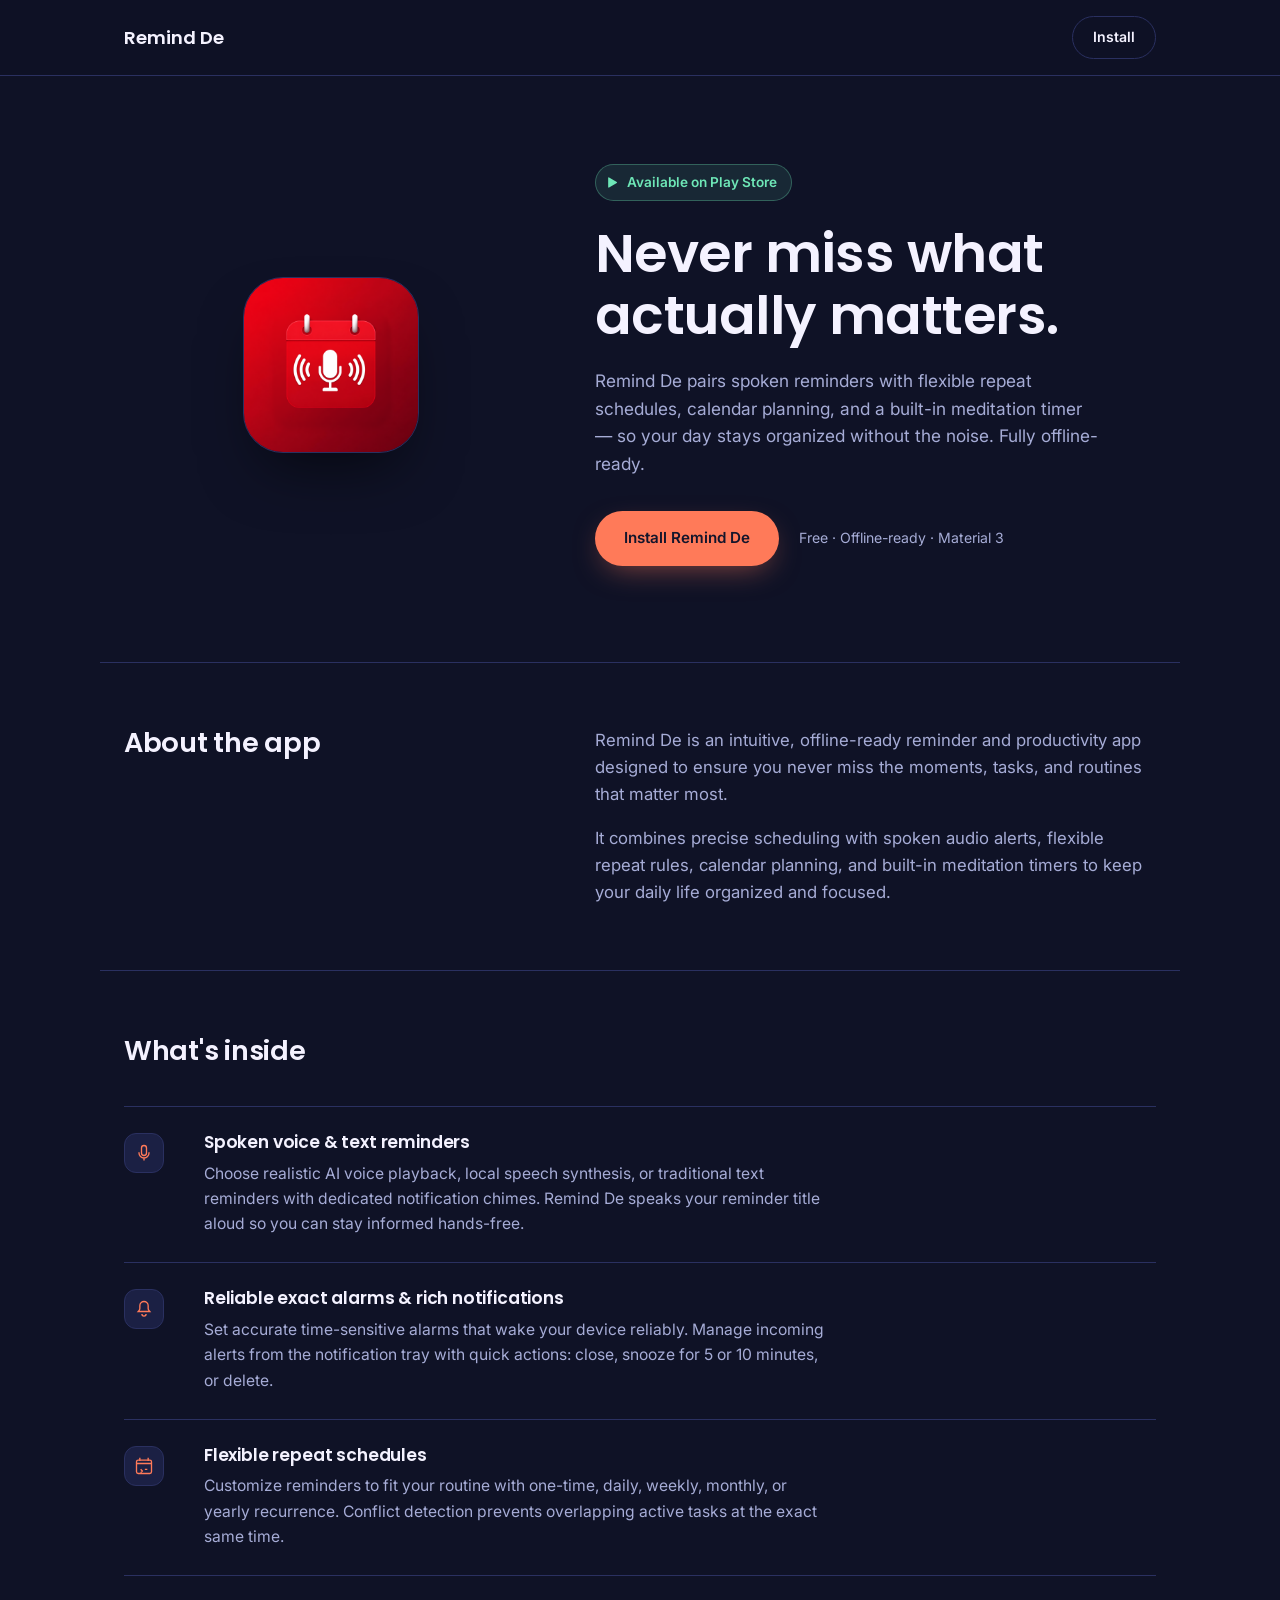
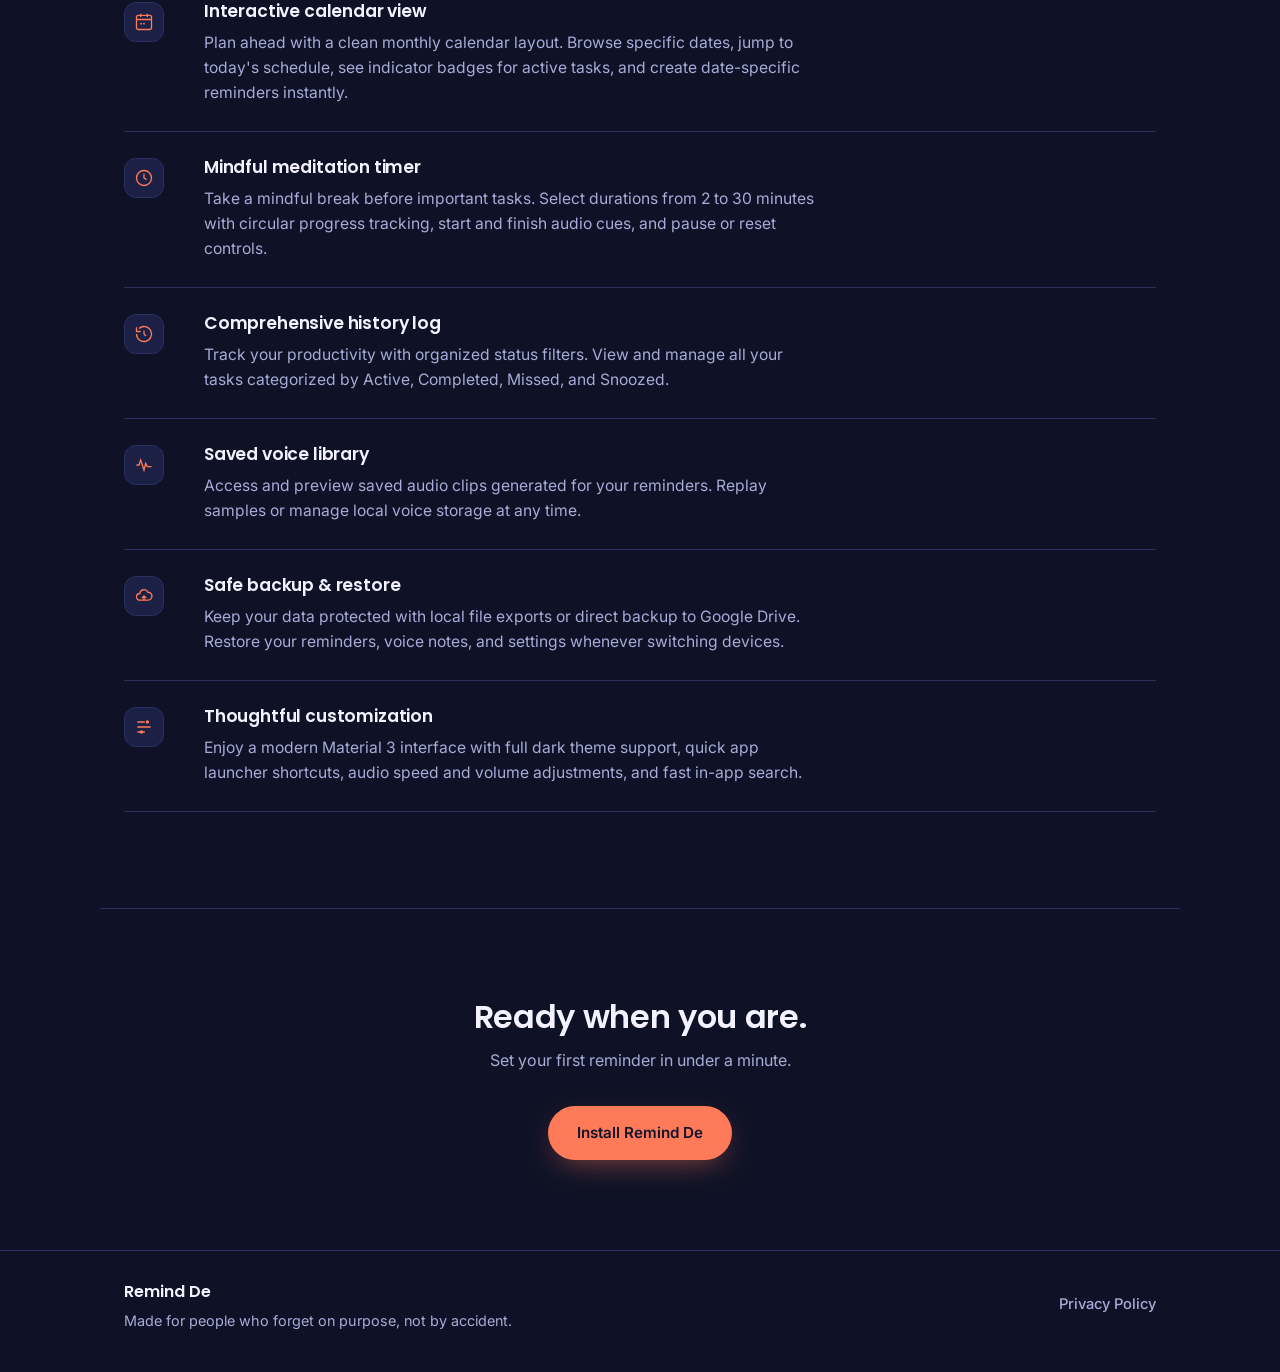
<file: index.html>
<!DOCTYPE html>
<html lang="en">
<head>
<meta charset="UTF-8">
<meta name="viewport" content="width=device-width, initial-scale=1.0">
<title>Remind De — Spoken reminders, calendar planning & mindful timers</title>
<meta name="description" content="Remind De is an offline-ready reminder and productivity app with spoken voice alerts, flexible repeat schedules, calendar planning, and a built-in meditation timer.">

<!-- Fonts: Poppins for display, Inter for body -->
<link rel="preconnect" href="https://fonts.googleapis.com">
<link rel="preconnect" href="https://fonts.gstatic.com" crossorigin>
<link href="https://fonts.googleapis.com/css2?family=Poppins:wght@500;600;700&family=Inter:wght@400;500;600&display=swap" rel="stylesheet">

<link rel="stylesheet" href="css/style.css">

<!-- Favicon: uses the same app icon shown in the hero section -->
<link rel="icon" type="image/png" href="assets/icon.png">
<link rel="apple-touch-icon" href="assets/icon.png">
</head>
<body>

<header class="site-header">
  <div class="wrap header-inner">
    <a href="#top" class="wordmark">Remind De</a>
    <a href="#" class="btn btn-ghost btn-small" id="header-install" data-install-link>Install</a>
  </div>
</header>

<main id="top">

  <!-- ===================== HERO ===================== -->
  <section class="hero wrap">

    <div class="hero-visual" aria-hidden="true">
      <div class="ping-rings">
        <span class="ring ring-1"></span>
        <span class="ring ring-2"></span>
        <span class="ring ring-3"></span>
      </div>
      <div class="icon-frame">
        <!--
          ICON GOES HERE
          Replace assets/icon.png with your app icon (square, ideally 512x512).
          If the file is missing, a placeholder glyph is shown automatically.
        -->
        <img src="assets/icon.png" alt="Remind De app icon" class="app-icon" id="app-icon">
        <div class="icon-fallback" id="icon-fallback">
          <svg viewBox="0 0 24 24" fill="none" stroke="currentColor" stroke-width="1.6">
            <path d="M12 3a5 5 0 0 0-5 5v3.5c0 .8-.3 1.6-.9 2.2L5 15h14l-1.1-1.3a3.2 3.2 0 0 1-.9-2.2V8a5 5 0 0 0-5-5Z"/>
            <path d="M9.5 18a2.5 2.5 0 0 0 5 0"/>
          </svg>
        </div>
      </div>
    </div>

    <div class="hero-content">
      <p class="store-indicator">
        <svg viewBox="0 0 24 24" class="play-glyph" aria-hidden="true"><path d="M4 3.6c0-.9 1-1.4 1.7-.9l14.2 8.4c.7.4.7 1.4 0 1.8L5.7 21.3c-.7.5-1.7 0-1.7-.9V3.6Z" fill="currentColor"/></svg>
        Available on Play Store
      </p>

      <h1>Never miss what<br>actually matters.</h1>

      <p class="hero-sub">
        Remind De pairs spoken reminders with flexible repeat schedules, calendar
        planning, and a built-in meditation timer — so your day stays organized
        without the noise. Fully offline-ready.
      </p>

      <div class="hero-actions">
        <!--
          INSTALL BUTTON LINK
          Replace the href below (and the one in the header link above)
          with your real Google Play Store URL, e.g.
          https://play.google.com/store/apps/details?id=com.yourcompany.reminde
        -->
        <a href="#" class="btn btn-primary" id="install-btn" data-install-link>
          Install Remind De
        </a>
        <span class="hero-meta">Free · Offline-ready · Material&nbsp;3</span>
      </div>
    </div>
  </section>

  <!-- ===================== ABOUT ===================== -->
  <section class="about wrap" id="about">
    <div class="about-grid">
      <h2>About the app</h2>
      <div class="about-copy">
        <p>
          Remind De is an intuitive, offline-ready reminder and productivity app
          designed to ensure you never miss the moments, tasks, and routines
          that matter most.
        </p>
        <p>
          It combines precise scheduling with spoken audio alerts, flexible
          repeat rules, calendar planning, and built-in meditation timers to
          keep your daily life organized and focused.
        </p>
      </div>
    </div>
  </section>

  <!-- ===================== FEATURES ===================== -->
  <section class="features wrap" id="features">
    <h2>What's inside</h2>

    <div class="feature-list">

      <article class="feature-row">
        <div class="feature-icon">
          <svg viewBox="0 0 24 24" fill="none" stroke="currentColor" stroke-width="1.6"><path d="M12 3a3 3 0 0 0-3 3v6a3 3 0 0 0 6 0V6a3 3 0 0 0-3-3Z"/><path d="M6 11v1a6 6 0 0 0 12 0v-1M12 18v3"/></svg>
        </div>
        <div class="feature-copy">
          <h3>Spoken voice &amp; text reminders</h3>
          <p>Choose realistic AI voice playback, local speech synthesis, or traditional text reminders with dedicated notification chimes. Remind De speaks your reminder title aloud so you can stay informed hands-free.</p>
        </div>
      </article>

      <article class="feature-row">
        <div class="feature-icon">
          <svg viewBox="0 0 24 24" fill="none" stroke="currentColor" stroke-width="1.6"><path d="M12 3a5 5 0 0 0-5 5v3.5c0 .8-.3 1.6-.9 2.2L5 15h14l-1.1-1.3a3.2 3.2 0 0 1-.9-2.2V8a5 5 0 0 0-5-5Z"/><path d="M9.5 18a2.5 2.5 0 0 0 5 0"/></svg>
        </div>
        <div class="feature-copy">
          <h3>Reliable exact alarms &amp; rich notifications</h3>
          <p>Set accurate time-sensitive alarms that wake your device reliably. Manage incoming alerts from the notification tray with quick actions: close, snooze for 5 or 10 minutes, or delete.</p>
        </div>
      </article>

      <article class="feature-row">
        <div class="feature-icon">
          <svg viewBox="0 0 24 24" fill="none" stroke="currentColor" stroke-width="1.6"><path d="M17 2v4M7 2v4M3 9h18"/><rect x="3" y="5" width="18" height="16" rx="2"/><path d="M8 20l2-2-2-2M13 16h3"/></svg>
        </div>
        <div class="feature-copy">
          <h3>Flexible repeat schedules</h3>
          <p>Customize reminders to fit your routine with one-time, daily, weekly, monthly, or yearly recurrence. Conflict detection prevents overlapping active tasks at the exact same time.</p>
        </div>
      </article>

      <article class="feature-row">
        <div class="feature-icon">
          <svg viewBox="0 0 24 24" fill="none" stroke="currentColor" stroke-width="1.6"><rect x="3" y="4" width="18" height="17" rx="2"/><path d="M3 9h18M8 2v4M16 2v4"/><circle cx="8.5" cy="14" r="1.1" fill="currentColor" stroke="none"/><circle cx="12" cy="14" r="1.1" fill="currentColor" stroke="none"/></svg>
        </div>
        <div class="feature-copy">
          <h3>Interactive calendar view</h3>
          <p>Plan ahead with a clean monthly calendar layout. Browse specific dates, jump to today's schedule, see indicator badges for active tasks, and create date-specific reminders instantly.</p>
        </div>
      </article>

      <article class="feature-row">
        <div class="feature-icon">
          <svg viewBox="0 0 24 24" fill="none" stroke="currentColor" stroke-width="1.6"><circle cx="12" cy="12" r="9"/><path d="M12 7v5l3 2"/></svg>
        </div>
        <div class="feature-copy">
          <h3>Mindful meditation timer</h3>
          <p>Take a mindful break before important tasks. Select durations from 2 to 30 minutes with circular progress tracking, start and finish audio cues, and pause or reset controls.</p>
        </div>
      </article>

      <article class="feature-row">
        <div class="feature-icon">
          <svg viewBox="0 0 24 24" fill="none" stroke="currentColor" stroke-width="1.6"><path d="M3 12a9 9 0 1 0 3-6.7"/><path d="M3 4v5h5"/><path d="M12 8v4l2.5 2.5"/></svg>
        </div>
        <div class="feature-copy">
          <h3>Comprehensive history log</h3>
          <p>Track your productivity with organized status filters. View and manage all your tasks categorized by Active, Completed, Missed, and Snoozed.</p>
        </div>
      </article>

      <article class="feature-row">
        <div class="feature-icon">
          <svg viewBox="0 0 24 24" fill="none" stroke="currentColor" stroke-width="1.6"><path d="M3 12h3l2-6 4 12 2-8 2 4h5"/></svg>
        </div>
        <div class="feature-copy">
          <h3>Saved voice library</h3>
          <p>Access and preview saved audio clips generated for your reminders. Replay samples or manage local voice storage at any time.</p>
        </div>
      </article>

      <article class="feature-row">
        <div class="feature-icon">
          <svg viewBox="0 0 24 24" fill="none" stroke="currentColor" stroke-width="1.6"><path d="M7 17a4 4 0 0 1 0-8 5 5 0 0 1 9.6-1.5A4 4 0 0 1 17 17H7Z"/><path d="M12 11v6M9.5 14.5 12 12l2.5 2.5"/></svg>
        </div>
        <div class="feature-copy">
          <h3>Safe backup &amp; restore</h3>
          <p>Keep your data protected with local file exports or direct backup to Google Drive. Restore your reminders, voice notes, and settings whenever switching devices.</p>
        </div>
      </article>

      <article class="feature-row">
        <div class="feature-icon">
          <svg viewBox="0 0 24 24" fill="none" stroke="currentColor" stroke-width="1.6"><path d="M4 6h9M4 12h16M4 18h9"/><circle cx="16" cy="6" r="2" fill="currentColor" stroke="none"/><circle cx="9" cy="18" r="2" fill="currentColor" stroke="none"/></svg>
        </div>
        <div class="feature-copy">
          <h3>Thoughtful customization</h3>
          <p>Enjoy a modern Material 3 interface with full dark theme support, quick app launcher shortcuts, audio speed and volume adjustments, and fast in-app search.</p>
        </div>
      </article>

    </div>
  </section>

  <!-- ===================== CTA ===================== -->
  <section class="cta wrap">
    <h2>Ready when you are.</h2>
    <p>Set your first reminder in under a minute.</p>
    <a href="#" class="btn btn-primary" data-install-link>Install Remind De</a>
  </section>

</main>

<footer class="site-footer">
  <div class="wrap footer-inner">
    <div class="footer-brand">
      <span>Remind De</span>
      <span class="footer-dim">Made for people who forget on purpose, not by accident.</span>
    </div>
    <nav class="footer-links">
      <a href="privacy.html">Privacy Policy</a>
    </nav>
  </div>
</footer>

<script src="js/script.js"></script>
</body>
</html>
</file>
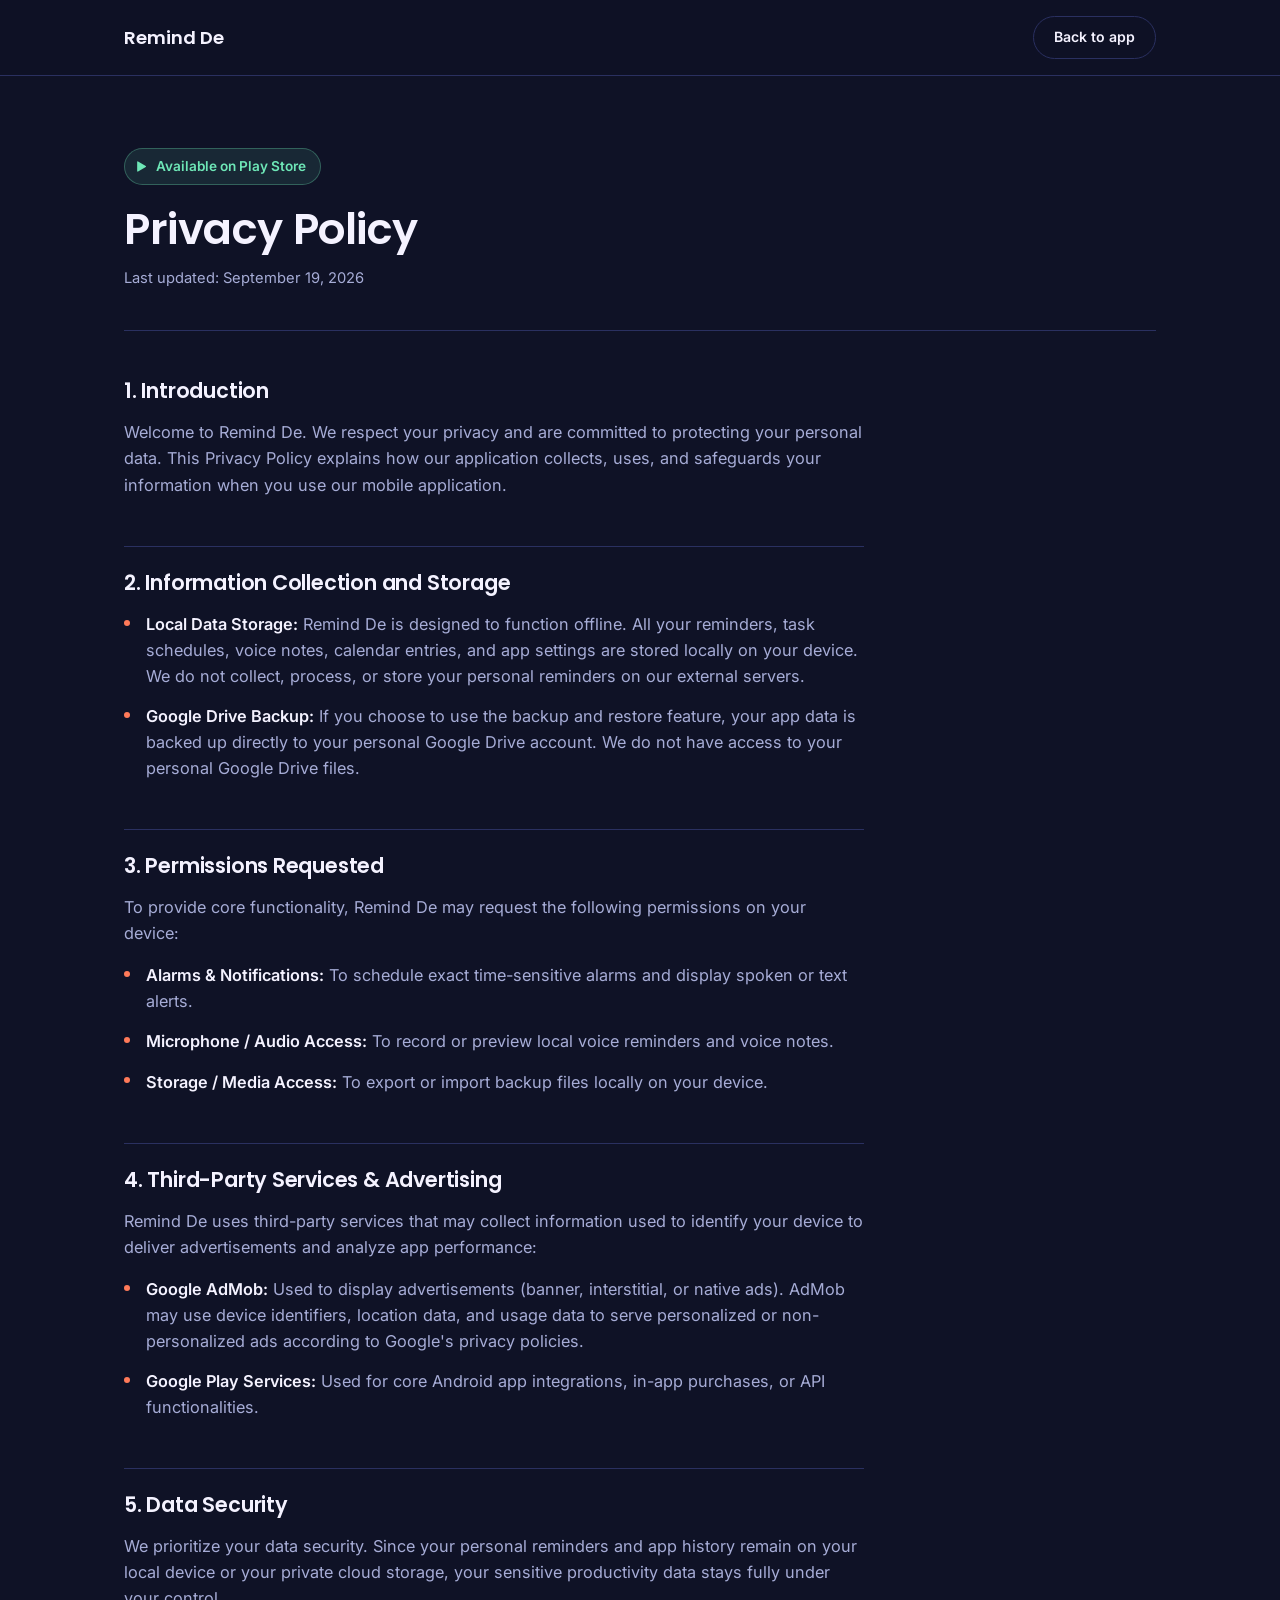
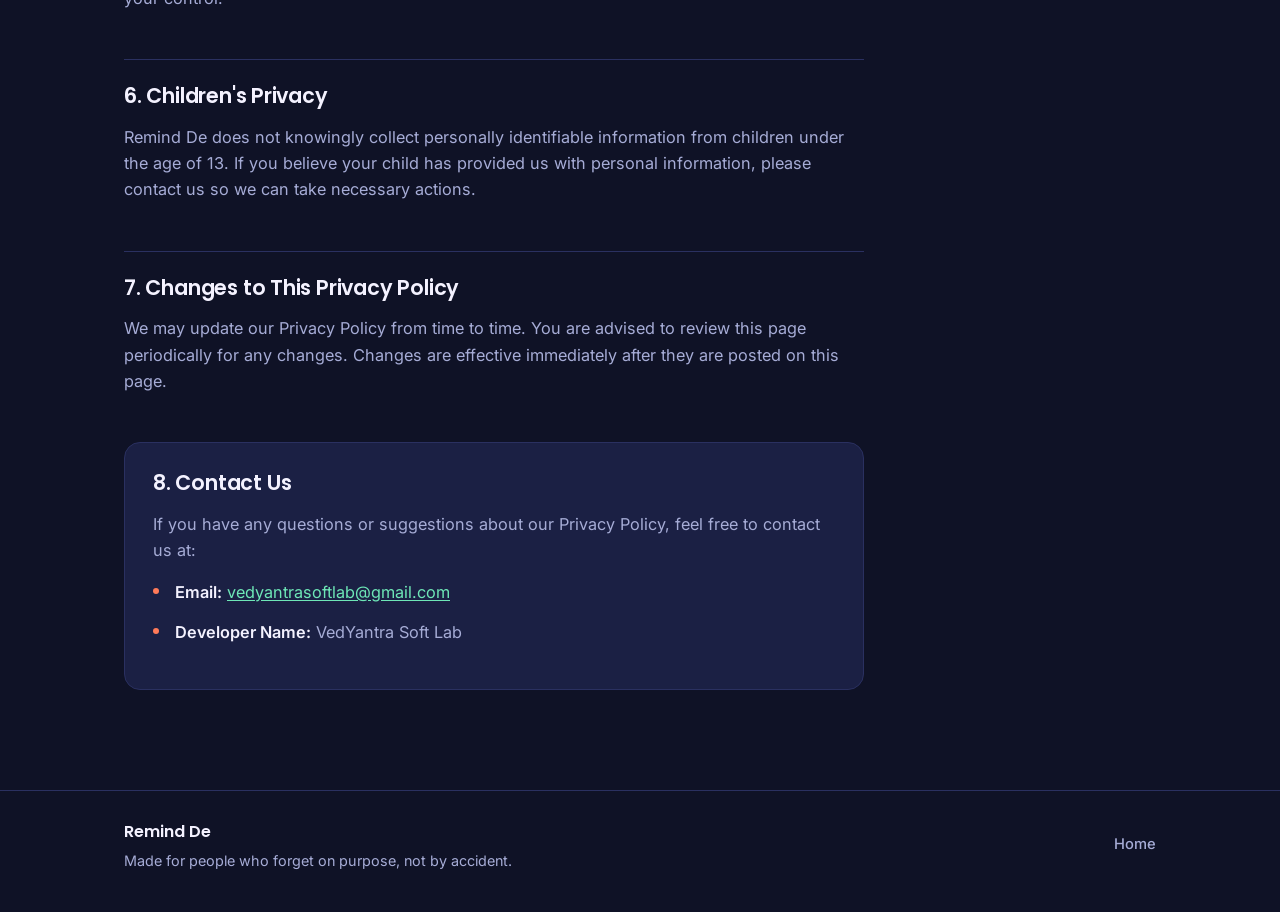
<file: privacy.html>
<!DOCTYPE html>
<html lang="en">
<head>
<meta charset="UTF-8">
<meta name="viewport" content="width=device-width, initial-scale=1.0">
<title>Privacy Policy — Remind De</title>
<meta name="description" content="Privacy Policy for the Remind De Android app: how your data is stored, what permissions are used, and how to contact us.">

<link rel="preconnect" href="https://fonts.googleapis.com">
<link rel="preconnect" href="https://fonts.gstatic.com" crossorigin>
<link href="https://fonts.googleapis.com/css2?family=Poppins:wght@500;600;700&family=Inter:wght@400;500;600&display=swap" rel="stylesheet">

<link rel="stylesheet" href="css/style.css">

<link rel="icon" type="image/png" href="assets/icon.png">
<link rel="apple-touch-icon" href="assets/icon.png">
</head>
<body>

<header class="site-header">
  <div class="wrap header-inner">
    <a href="index.html" class="wordmark">Remind De</a>
    <a href="index.html#top" class="btn btn-ghost btn-small">Back to app</a>
  </div>
</header>

<main>
  <section class="legal wrap">

    <div class="legal-header">
      <p class="store-indicator">
        <svg viewBox="0 0 24 24" class="play-glyph" aria-hidden="true"><path d="M4 3.6c0-.9 1-1.4 1.7-.9l14.2 8.4c.7.4.7 1.4 0 1.8L5.7 21.3c-.7.5-1.7 0-1.7-.9V3.6Z" fill="currentColor"/></svg>
        Available on Play Store
      </p>
      <h1>Privacy Policy</h1>
      <p class="legal-updated">Last updated: September 19, 2026</p>
    </div>

    <div class="legal-body">

      <section>
        <h2>1. Introduction</h2>
        <p>Welcome to Remind De. We respect your privacy and are committed to protecting your personal data. This Privacy Policy explains how our application collects, uses, and safeguards your information when you use our mobile application.</p>
      </section>

      <section>
        <h2>2. Information Collection and Storage</h2>
        <ul>
          <li><strong>Local Data Storage:</strong> Remind De is designed to function offline. All your reminders, task schedules, voice notes, calendar entries, and app settings are stored locally on your device. We do not collect, process, or store your personal reminders on our external servers.</li>
          <li><strong>Google Drive Backup:</strong> If you choose to use the backup and restore feature, your app data is backed up directly to your personal Google Drive account. We do not have access to your personal Google Drive files.</li>
        </ul>
      </section>

      <section>
        <h2>3. Permissions Requested</h2>
        <p>To provide core functionality, Remind De may request the following permissions on your device:</p>
        <ul>
          <li><strong>Alarms &amp; Notifications:</strong> To schedule exact time-sensitive alarms and display spoken or text alerts.</li>
          <li><strong>Microphone / Audio Access:</strong> To record or preview local voice reminders and voice notes.</li>
          <li><strong>Storage / Media Access:</strong> To export or import backup files locally on your device.</li>
        </ul>
      </section>

      <section>
        <h2>4. Third-Party Services &amp; Advertising</h2>
        <p>Remind De uses third-party services that may collect information used to identify your device to deliver advertisements and analyze app performance:</p>
        <ul>
          <li><strong>Google AdMob:</strong> Used to display advertisements (banner, interstitial, or native ads). AdMob may use device identifiers, location data, and usage data to serve personalized or non-personalized ads according to Google's privacy policies.</li>
          <li><strong>Google Play Services:</strong> Used for core Android app integrations, in-app purchases, or API functionalities.</li>
        </ul>
      </section>

      <section>
        <h2>5. Data Security</h2>
        <p>We prioritize your data security. Since your personal reminders and app history remain on your local device or your private cloud storage, your sensitive productivity data stays fully under your control.</p>
      </section>

      <section>
        <h2>6. Children's Privacy</h2>
        <p>Remind De does not knowingly collect personally identifiable information from children under the age of 13. If you believe your child has provided us with personal information, please contact us so we can take necessary actions.</p>
      </section>

      <section>
        <h2>7. Changes to This Privacy Policy</h2>
        <p>We may update our Privacy Policy from time to time. You are advised to review this page periodically for any changes. Changes are effective immediately after they are posted on this page.</p>
      </section>

      <section class="legal-contact">
        <h2>8. Contact Us</h2>
        <p>If you have any questions or suggestions about our Privacy Policy, feel free to contact us at:</p>
        <ul>
          <li><strong>Email:</strong> <a href="mailto:vedyantrasoftlab@gmail.com">vedyantrasoftlab@gmail.com</a></li>
          <li><strong>Developer Name:</strong> VedYantra Soft Lab</li>
        </ul>
      </section>

    </div>
  </section>
</main>

<footer class="site-footer">
  <div class="wrap footer-inner">
    <div class="footer-brand">
      <span>Remind De</span>
      <span class="footer-dim">Made for people who forget on purpose, not by accident.</span>
    </div>
    <nav class="footer-links">
      <a href="index.html">Home</a>
    </nav>
  </div>
</footer>

</body>
</html>
</file>
<file: css/style.css>
/* =========================================================
   Remind De — landing page styles
   Tokens: colors, type scale, spacing
   ========================================================= */

:root {
  /* --- Color --- */
  --bg:        #0F1226;   /* deep night indigo — base canvas */
  --bg-soft:   #151935;   /* slightly lifted surface */
  --surface:   #1B2044;   /* card / row surface */
  --line:      #2A3060;   /* hairline dividers */
  --text:      #F4F2FF;   /* primary text, soft lavender-white */
  --text-dim:  #A6ACD6;   /* secondary text */
  --coral:     #FF7A59;   /* alarm / voice accent (warm) */
  --coral-ink: #14152B;   /* dark text for on-coral buttons */
  --mint:      #6EE7B7;   /* calm / meditation accent */

  /* --- Type --- */
  --font-display: 'Poppins', 'Segoe UI', sans-serif;
  --font-body: 'Inter', 'Segoe UI', sans-serif;

  /* --- Layout --- */
  --wrap: 1080px;
  --radius-lg: 28px;
  --radius-md: 16px;
}

* { box-sizing: border-box; }

html { scroll-behavior: smooth; }

body {
  margin: 0;
  background: var(--bg);
  color: var(--text);
  font-family: var(--font-body);
  font-size: 16px;
  line-height: 1.6;
  -webkit-font-smoothing: antialiased;
}

@media (prefers-reduced-motion: reduce) {
  html { scroll-behavior: auto; }
  * { animation-duration: 0.01ms !important; animation-iteration-count: 1 !important; transition-duration: 0.01ms !important; }
}

.wrap {
  width: 100%;
  max-width: var(--wrap);
  margin: 0 auto;
  padding: 0 24px;
}

h1, h2, h3 {
  font-family: var(--font-display);
  font-weight: 600;
  line-height: 1.15;
  margin: 0;
  letter-spacing: -0.01em;
}

a { color: inherit; }

img { max-width: 100%; display: block; }

svg { width: 100%; height: 100%; }

:focus-visible {
  outline: 2px solid var(--mint);
  outline-offset: 3px;
  border-radius: 4px;
}

/* =========================================================
   Header
   ========================================================= */

.site-header {
  position: sticky;
  top: 0;
  z-index: 10;
  background: rgba(15, 18, 38, 0.82);
  backdrop-filter: blur(10px);
  border-bottom: 1px solid var(--line);
}

.header-inner {
  display: flex;
  align-items: center;
  justify-content: space-between;
  padding-top: 16px;
  padding-bottom: 16px;
}

.wordmark {
  font-family: var(--font-display);
  font-weight: 600;
  font-size: 1.15rem;
  text-decoration: none;
  color: var(--text);
}

/* =========================================================
   Buttons
   ========================================================= */

.btn {
  display: inline-flex;
  align-items: center;
  justify-content: center;
  gap: 8px;
  font-family: var(--font-body);
  font-weight: 600;
  font-size: 0.95rem;
  text-decoration: none;
  border-radius: 999px;
  padding: 14px 28px;
  border: 1px solid transparent;
  transition: transform 0.15s ease, box-shadow 0.15s ease, background 0.15s ease;
  cursor: pointer;
}

.btn-primary {
  background: var(--coral);
  color: var(--coral-ink);
  box-shadow: 0 10px 30px -10px rgba(255, 122, 89, 0.55);
}

.btn-primary:hover {
  transform: translateY(-1px);
  box-shadow: 0 14px 34px -10px rgba(255, 122, 89, 0.65);
}

.btn-ghost {
  background: transparent;
  border-color: var(--line);
  color: var(--text);
}

.btn-ghost:hover {
  border-color: var(--coral);
}

.btn-small {
  padding: 9px 20px;
  font-size: 0.88rem;
}

/* =========================================================
   Hero
   ========================================================= */

.hero {
  display: grid;
  grid-template-columns: 0.85fr 1.15fr;
  align-items: center;
  gap: 56px;
  padding: 88px 24px 96px;
}

.hero-visual {
  position: relative;
  display: flex;
  align-items: center;
  justify-content: center;
  height: 320px;
}

.ping-rings {
  position: absolute;
  inset: 0;
  display: flex;
  align-items: center;
  justify-content: center;
}

.ring {
  position: absolute;
  border-radius: 50%;
  border: 1.5px solid var(--coral);
  opacity: 0;
  width: 160px;
  height: 160px;
  animation: ping-out 2.6s ease-out 1;
}

.ring-1 { animation-delay: 0.2s; }
.ring-2 { animation-delay: 0.6s; }
.ring-3 { animation-delay: 1s; }

@keyframes ping-out {
  0%   { transform: scale(0.7); opacity: 0.55; }
  100% { transform: scale(1.9); opacity: 0; }
}

.icon-frame {
  position: relative;
  width: 176px;
  height: 176px;
  border-radius: 40px;
  background: linear-gradient(155deg, var(--surface), var(--bg-soft));
  border: 1px solid var(--line);
  display: flex;
  align-items: center;
  justify-content: center;
  overflow: hidden;
  box-shadow: 0 30px 60px -20px rgba(0, 0, 0, 0.6);
}

.app-icon {
  width: 100%;
  height: 100%;
  object-fit: cover;
}

/* Fallback glyph shown only if assets/icon.png fails to load */
.icon-fallback {
  display: none;
  width: 64px;
  height: 64px;
  color: var(--coral);
  position: absolute;
}

.app-icon.icon-missing { display: none; }
.app-icon.icon-missing ~ .icon-fallback { display: block; }

.hero-content h1 {
  font-size: clamp(2.4rem, 4.2vw, 3.4rem);
  margin-bottom: 20px;
}

.store-indicator {
  display: inline-flex;
  align-items: center;
  gap: 8px;
  font-family: var(--font-body);
  font-size: 0.85rem;
  font-weight: 600;
  color: var(--mint);
  background: rgba(110, 231, 183, 0.1);
  border: 1px solid rgba(110, 231, 183, 0.3);
  padding: 7px 14px 7px 10px;
  border-radius: 999px;
  margin: 0 0 22px;
}

.play-glyph {
  width: 13px;
  height: 13px;
}

.hero-sub {
  color: var(--text-dim);
  font-size: 1.08rem;
  max-width: 46ch;
  margin: 0 0 34px;
}

.hero-actions {
  display: flex;
  align-items: center;
  gap: 20px;
  flex-wrap: wrap;
}

.hero-meta {
  color: var(--text-dim);
  font-size: 0.88rem;
}

/* =========================================================
   About
   ========================================================= */

.about {
  padding: 64px 24px;
  border-top: 1px solid var(--line);
}

.about-grid {
  display: grid;
  grid-template-columns: 0.85fr 1.15fr;
  gap: 56px;
}

.about h2 {
  font-size: 1.7rem;
}

.about-copy p {
  color: var(--text-dim);
  font-size: 1.05rem;
  max-width: 60ch;
  margin: 0 0 18px;
}

.about-copy p:last-child { margin-bottom: 0; }

/* =========================================================
   Features
   ========================================================= */

.features {
  padding: 64px 24px 96px;
  border-top: 1px solid var(--line);
}

.features h2 {
  font-size: 1.7rem;
  margin-bottom: 40px;
}

.feature-list {
  display: flex;
  flex-direction: column;
}

.feature-row {
  display: grid;
  grid-template-columns: 56px 1fr;
  gap: 24px;
  padding: 26px 0;
  border-top: 1px solid var(--line);
}

.feature-row:last-child {
  border-bottom: 1px solid var(--line);
}

.feature-icon {
  width: 40px;
  height: 40px;
  border-radius: 12px;
  background: var(--surface);
  color: var(--coral);
  padding: 9px;
  border: 1px solid var(--line);
}

.feature-copy h3 {
  font-size: 1.08rem;
  margin-bottom: 8px;
}

.feature-copy p {
  color: var(--text-dim);
  margin: 0;
  max-width: 62ch;
  font-size: 0.98rem;
}

/* =========================================================
   CTA
   ========================================================= */

.cta {
  text-align: center;
  padding: 90px 24px;
  border-top: 1px solid var(--line);
}

.cta h2 {
  font-size: 2rem;
  margin-bottom: 12px;
}

.cta p {
  color: var(--text-dim);
  margin: 0 0 32px;
}

/* =========================================================
   Footer
   ========================================================= */

.site-footer {
  border-top: 1px solid var(--line);
  padding: 28px 0 40px;
}

.footer-inner {
  display: flex;
  justify-content: space-between;
  align-items: center;
  flex-wrap: wrap;
  gap: 16px;
}

.footer-brand {
  display: flex;
  flex-direction: column;
  gap: 4px;
  font-family: var(--font-display);
  font-weight: 600;
}

.footer-dim {
  color: var(--text-dim);
  font-family: var(--font-body);
  font-weight: 400;
  font-size: 0.9rem;
}

.footer-links {
  display: flex;
  gap: 24px;
}

.footer-links a {
  font-family: var(--font-body);
  font-size: 0.92rem;
  font-weight: 500;
  color: var(--text-dim);
  text-decoration: none;
  border-bottom: 1px solid transparent;
  transition: color 0.15s ease, border-color 0.15s ease;
}

.footer-links a:hover {
  color: var(--mint);
  border-color: var(--mint);
}

/* =========================================================
   Legal pages (Privacy Policy, etc.)
   ========================================================= */

.legal {
  padding: 72px 24px 100px;
}

.legal-header {
  border-bottom: 1px solid var(--line);
  padding-bottom: 40px;
  margin-bottom: 48px;
}

.legal-header .store-indicator {
  margin-bottom: 20px;
}

.legal-header h1 {
  font-size: clamp(2rem, 4vw, 2.7rem);
  margin-bottom: 12px;
}

.legal-updated {
  color: var(--text-dim);
  font-size: 0.92rem;
  margin: 0;
}

.legal-body {
  max-width: 74ch;
}

.legal-body h2 {
  font-size: 1.3rem;
  margin-top: 48px;
  margin-bottom: 16px;
  padding-top: 24px;
  border-top: 1px solid var(--line);
}

.legal-body section:first-of-type h2 {
  margin-top: 0;
  padding-top: 0;
  border-top: none;
}

.legal-body p {
  color: var(--text-dim);
  font-size: 1.02rem;
  margin: 0 0 16px;
}

.legal-body ul {
  margin: 0 0 16px;
  padding: 0;
  list-style: none;
}

.legal-body li {
  position: relative;
  color: var(--text-dim);
  font-size: 1.02rem;
  padding-left: 22px;
  margin-bottom: 14px;
}

.legal-body li::before {
  content: "";
  position: absolute;
  left: 0;
  top: 0.55em;
  width: 6px;
  height: 6px;
  border-radius: 50%;
  background: var(--coral);
}

.legal-body li strong,
.legal-body p strong {
  color: var(--text);
  font-weight: 600;
}

.legal-body a {
  color: var(--mint);
  text-decoration: underline;
  text-underline-offset: 2px;
}

.legal-contact {
  margin-top: 48px;
  padding: 28px;
  background: var(--surface);
  border: 1px solid var(--line);
  border-radius: var(--radius-md);
}

.legal-contact h2 {
  margin-top: 0;
  padding-top: 0;
  border-top: none;
}

/* =========================================================
   Responsive
   ========================================================= */

@media (max-width: 860px) {
  .hero {
    grid-template-columns: 1fr;
    gap: 40px;
    padding-top: 56px;
    text-align: center;
  }
  .hero-visual { height: 240px; }
  .hero-content .store-indicator { margin-left: auto; margin-right: auto; }
  .hero-sub { margin-left: auto; margin-right: auto; }
  .hero-actions { justify-content: center; }

  .about-grid {
    grid-template-columns: 1fr;
    gap: 16px;
  }
}

@media (max-width: 560px) {
  .feature-row {
    grid-template-columns: 44px 1fr;
    gap: 16px;
  }
  .btn-primary { width: 100%; }
  .hero-actions { flex-direction: column; }
}
</file>
